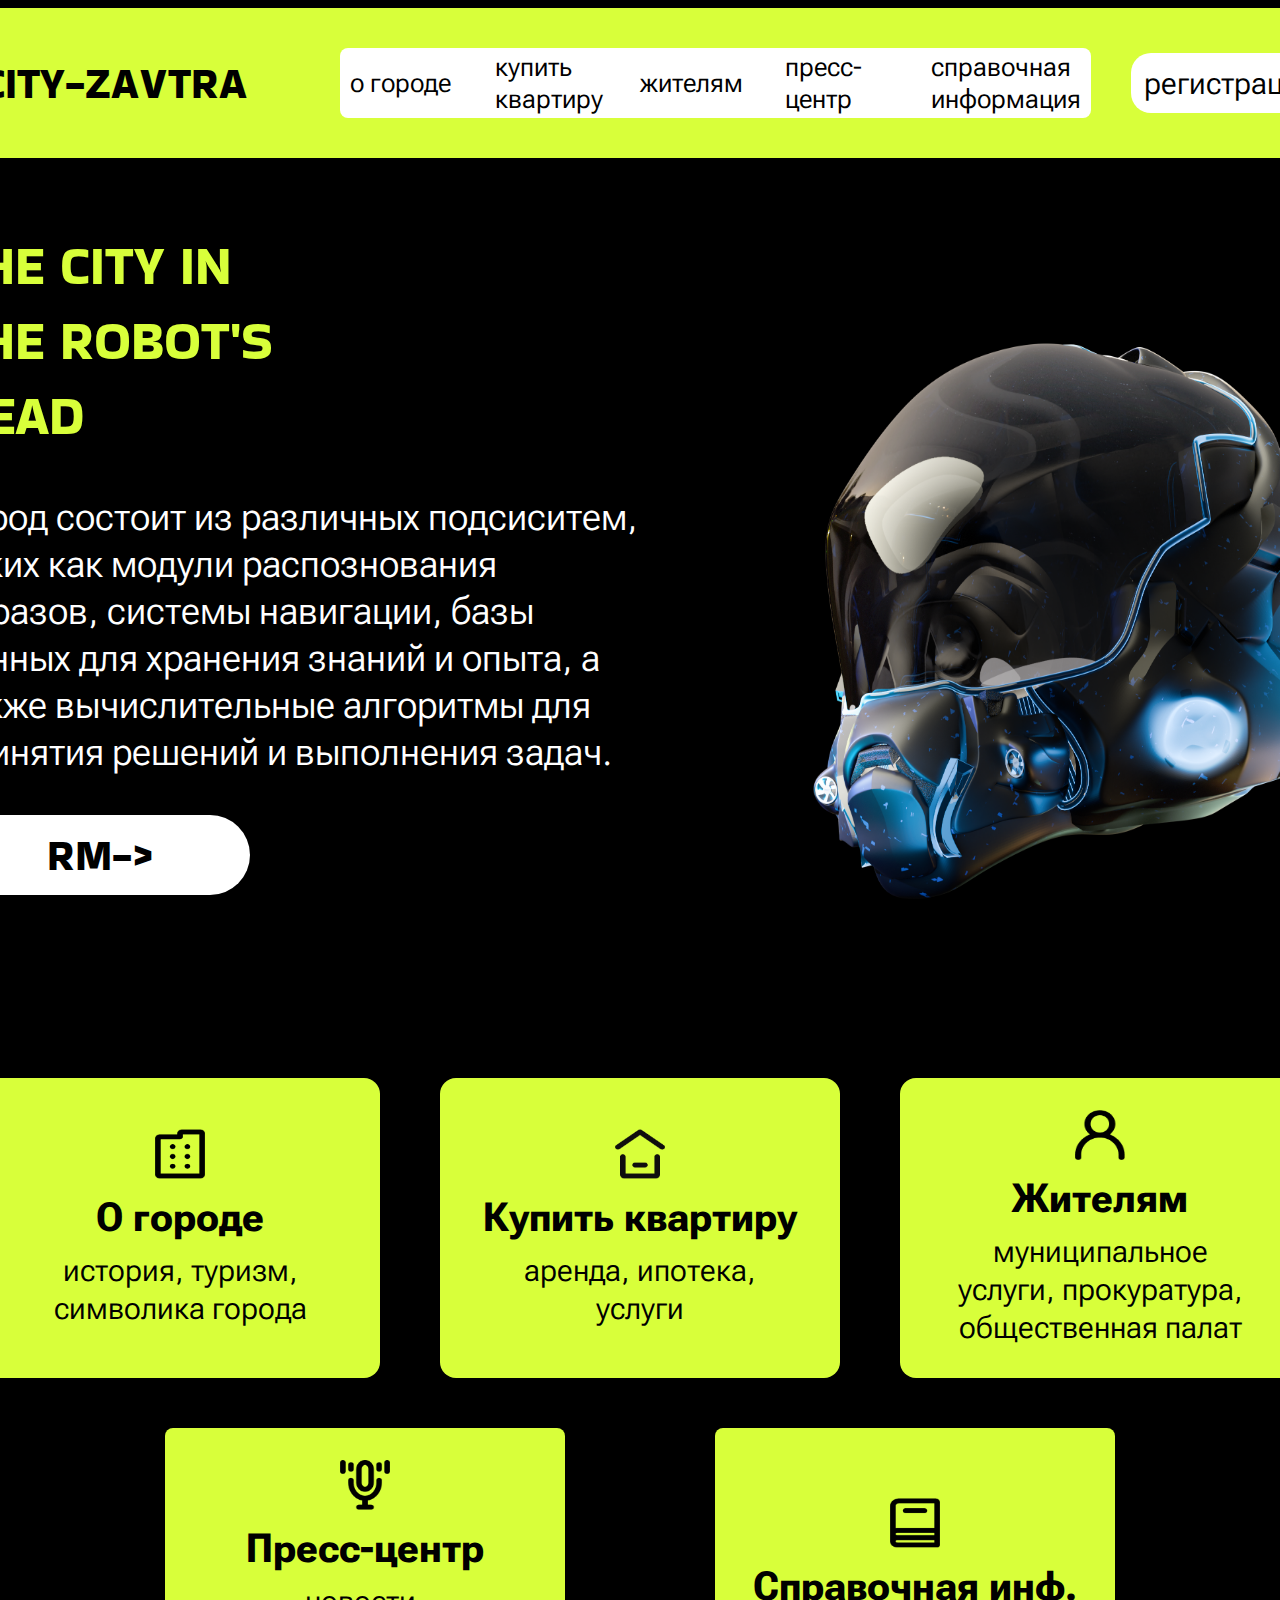
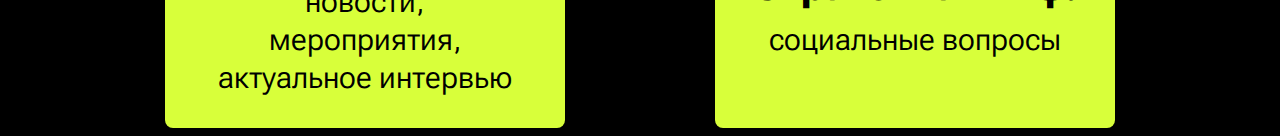
<file: index.html>
<!DOCTYPE html>
<html lang="en">

<head>
    <meta charset="UTF-8">
    <meta name="viewport" content="width=device-width, initial-scale=1.0">
    <link rel="stylesheet" href="CSS/style.css">
    <title>city-zavtra</title>
    <link rel="preconnect" href="https://fonts.googleapis.com">
    <link rel="preconnect" href="https://fonts.gstatic.com" crossorigin>
    <link
        href="https://fonts.googleapis.com/css2?family=Bakbak+One&family=Roboto+Flex:opsz,wght@8..144,100..1000&display=swap"
        rel="stylesheet">
</head>
<body>
    <!--HEADER START-->
    <div class="global-wrapper">


        <header class="header">
            <div class="header_wrapper">
                <div class="menu_wrapper">
                    <div class="title">CITY-ZAVTRA</div>
                    <nav class="title_nav">
                        <ul class="menu">
                            <li class="menu_element">
                                <a href="#" class="menu_link">о городе </a>
                            </li>
                            <li class="menu_element">
                                <a href="#" class="menu_link">купить квартиру</a>
                            </li>
                            <li class="menu_element">
                                <a href="#" class="menu_link">жителям</a>
                            </li>
                            <li class="menu_element">
                                <a href="#" class="menu_link">пресс-центр</a>
                            </li>
                            <li class="menu_element">
                                <a href="#" class="menu_link">справочная информация</a>
                            </li>
                        </ul>
                    </nav>
                    <a href="#" class="registration_link">
                        <div class="registration_button">
                            регистрация
                        </div>
                    </a>
                </div>
            </div>
        </header>
        <!--HEADER END-->

        <!--FIRST BLOCK-->
        <div class="inner-wrapper">
            <div class="right_block">
                <div class="picture-text_left">
                    <div class="title2">
                        THE CITY IN <br>THE ROBOT'S <br>HEAD
                    </div>
                    <div class="text1">
                        <p>
                            Город состоит из различных подсиситем, таких как модули распознования образов, системы
                            навигации,
                            базы
                            данных для хранения знаний и опыта, а также вычислительные алгоритмы для принятия решений и
                            выполнения
                            задач.
                        </p>
                    </div>

                    <a href="#" class="button_example_a">
                        <div class="button_example">
                            RM->
                        </div>
                    </a>
                </div>
                <div class="head-wrapper">
                    <img class="head" src="Img/head.png" alt="image">
                </div>

            </div>

            <!--FIRST BLOCK END-->


            <!--SECOND BLOCK-->
            <!--Three photoes-->
            <div class="firstThreePhotoes">
                <div class="ftPhoto">
                    <img class='img1' src="Img/icon _building_.png" alt="image">
                    <h4>О городе</h4>
                    <div class="ftPhoto_text-block">
                        <p>
                            история, туризм, символика города
                        </p>
                    </div>
                </div>

                <div class="ftPhoto">
                    <img class='img1' src="Img/icon _home alt slim horizontal_.png" alt="image">
                    <h4>Купить квартиру</h4>
                    <div class="ftPhoto_text-block">

                        <p>
                            аренда, ипотека, услуги
                        </p>
                    </div>
                </div>

                <div class="ftPhoto">
                    <img class='img1' src="Img/icon _user_.png" alt="image">
                    <h4>Жителям</h4>
                    <div class="ftPhoto_text-block">
                        <p>
                            муниципальное услуги, прокуратура, общественная палат
                        </p>
                    </div>

                </div>
            </div>
            <!--Two photoes-->
            <!--four photoes-->
            <div class="secondTwoPhotoes">
                <div class="stPhoto">
                    <img class='img2' src="Img/icon _mic speaking_.png" alt="image">
                    <h4>Пресс-центр</h4>
                    <div class="stPhoto_text-block">
                        <p>
                            новости, мероприятия, актуальное интервью
                        </p>
                    </div>
                </div>

                <div class="stPhoto">
                    <img class='img2' src="Img/icon _book stack_.png" alt="image">
                    <h4>Справочная инф.</h4>
                    <div class="stPhoto_text-block">
                        <p>
                            социальные вопросы
                        </p>
                    </div>
                </div>
            </div>
        </div>
        <!--SECOND BLOCK END-->
    </div>
</body>

</html>
</file>
<file: CSS/style.css>
body {
    display: flex;
    justify-content: center;
    background-color: rgb(0, 0, 0);
    text-decoration: none;
    font-family: 'Roboto Flex';
   
}

.global-wrapper {
    width: 1440px;
    display: flex;
    flex-direction: column;
    align-items: center;
    font-family: 'Roboto Flex';
}


.header_wrapper {
    height: 150px;
    background-color: #D8FF3A;
    border-radius: 16px;
    
}

.menu_wrapper {
    height: 100%;
    display: flex;
    flex-direction: row;
    align-items: center;
    width: 100%
}

.title {
    color: #ffffff;
    font-size: 32pt;
    color: black;
    width: 30%;
    text-align: center;
    font-family:'Bakbak One';
}

.title_nav {
    width: 50%;
    height: 70px;
    border-radius: 8px;
    background-color: white;
    display: flex;
    align-items: center;

}

.menu {
    width: 100%;
    display: flex;
    flex-direction: row;
    align-items: center;
    padding: 0;
}

.menu_element {
    list-style: none;
    width: 200px;
    padding: 10px
}

.menu_link {
    text-decoration: none;
    font-size: 20pt;
    font-family: 'Roboto Flex';
    color: black;
}

.registration_button {
    width: 200px;
    height: 60px;
    border-radius: 20px;
    background-color: white;
    display: flex;
    justify-content: center;
    align-items: center;
    margin-left: 40px;
}

.registration_link {
    text-decoration: none;
    color: black;
    font-size: 24pt;

}

.inner-wrapper {
    width: 1380px;
    margin-top: 70px
}

.right_block {
    width: 100%;
    display: flex;
    flex-direction: row;
    height: 800px;

}

.picture-text_left {
    width: 50%;
    display: flex;
    flex-direction: column;
    justify-content: start;
}

.title2 {
    font-size: 40pt;
    color: #D8FF3A;
    font-family: 'Bakbak One';
}

.text1 {
    color: white;
    font-size: 30pt;
}

.head-wrapper {
    width: 50%;
    height: 100%;
   
}
.head{
    width: 800px;
    height: 800px;
    padding-left: 50px;
}
.text1 p {
    color: #ffffff;
}

.button_example_a {
    text-decoration: none;
    color: black;
    font-family: 'Bakbak One';
}

.button_example {
    width: 300px;
    height: 80px;
    border-radius: 40px;
    background-color: rgb(255, 255, 255);
    display: flex;
    justify-content: center;
    align-items: center;
    font-size: 32pt;
}

.picture a {
    text-decoration: none;
    color: black;
}



/*BOTTOM PHOTOES*/
.firstThreePhotoes {
    display: flex;
    flex-direction: row;
    justify-content: space-around;
}

.ftPhoto {
    background-color: #D8FF3A;
    width: 400px;
    height: 300px;
    margin-top: 50px;
    border-radius: 16px;
    display: flex;
    flex-direction: column;
    justify-content: center;
    align-items: center;
}

.ftPhoto h4 {
    margin-top: 5px;
    padding: 0px;
    margin-bottom: 0px;
    font-size: 30pt;
}

.ftPhoto_text-block {
    width: 300px;
    display: flex;
    justify-content: center;
    align-items: center;
    margin-top: 10px;
}

.ftPhoto_text-block p {
    margin: 0;
    font-size: 24pt;

}

.ftPhoto p {
    text-align: center;
    
}

.img1 {
    width: 50px;
    height: 50px;
    padding-bottom: 10px;
}


.secondTwoPhotoes {
    display: flex;
    flex-direction: row;
    justify-content: center;
    
}

.stPhoto:not(:last-child){
    margin-right: 150px;
}
.stPhoto {
    background-color: #D8FF3A;
    width: 400px;
    height: 300px;
    margin-top: 50px;
    border-radius: 8px;
    display: flex;
    flex-direction: column;
    justify-content: center;
    align-items: center;
}

.stPhoto h4 {
    margin-top: 5px;
    padding: 0px;
    margin-bottom: 0px;
    font-size: 30pt;
}

.stPhoto_text-block {
    width: 300px;
    display: flex;
    justify-content: center;
    align-items: center;
    margin-top: 10px;
}

.stPhoto_text-block p {
    margin: 0;
    font-size: 24pt;

}

.stPhoto p {
  
    text-align: center;
}

.img2 {
    width: 50px;
    height: 50px;
    padding-bottom: 10px;
}
</file>
